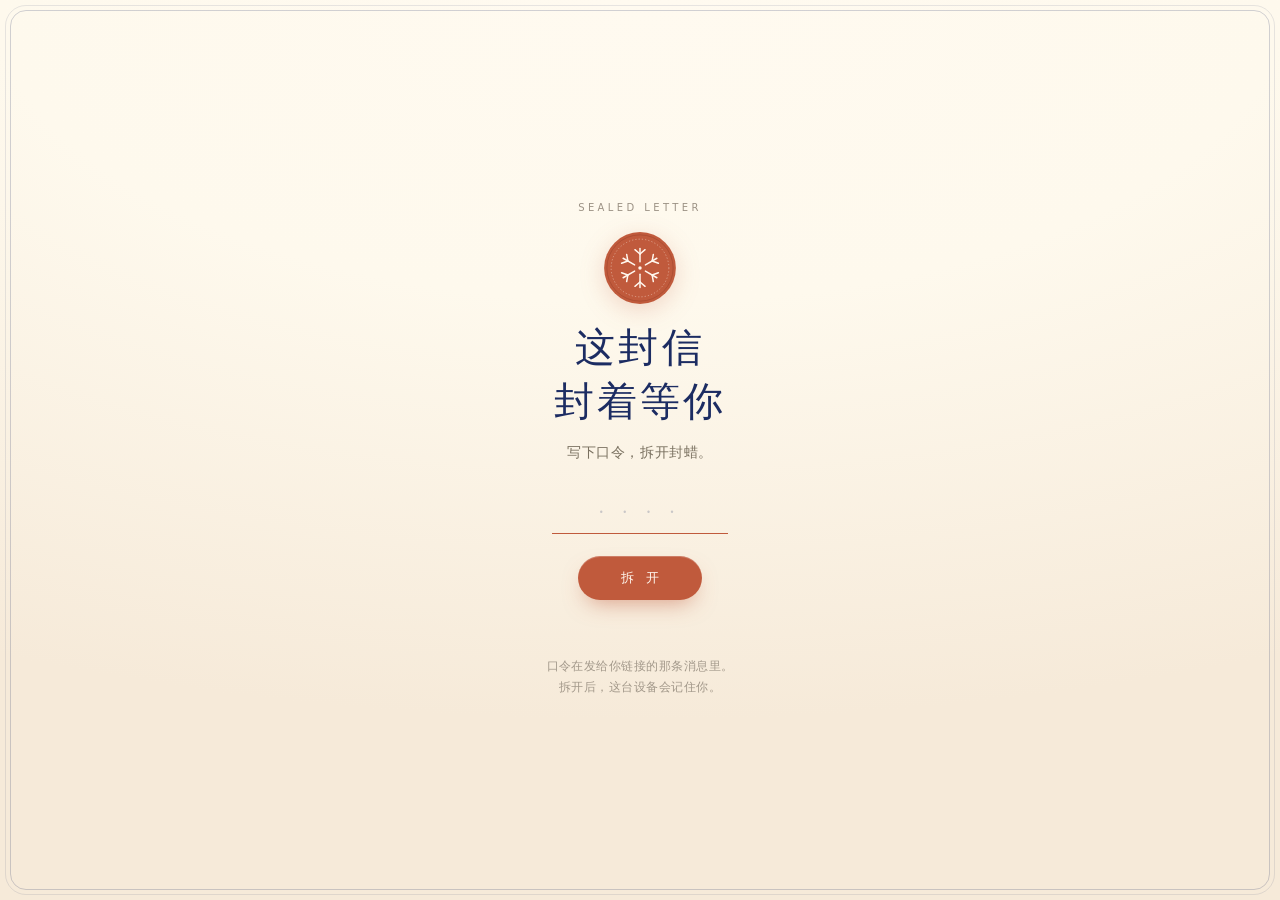
<file: index.html>
<!doctype html>
<html lang="zh-CN">
<head>
  <meta charset="utf-8"><meta name="viewport" content="width=device-width, initial-scale=1, viewport-fit=cover">
  <meta http-equiv="Content-Security-Policy" content="default-src 'self'; script-src 'self'; style-src 'self' 'unsafe-inline'; font-src 'self'; img-src 'self' data:; object-src 'none'; base-uri 'none'; form-action 'none'">
  <script src="./pre.js"></script>
  <meta name="robots" content="noindex, nofollow, noarchive">
  <meta name="theme-color" content="#fef9ed">
  <link rel="icon" href="data:,">
  <title>一封封着的信</title>
  <link rel="stylesheet" href="./lock.css">
</head>
<body>
  <div class="frame" aria-hidden="true"></div>
  <main class="lock">
    <div class="paper">
      <p class="eyebrow">SEALED LETTER</p>
      <svg class="seal" viewBox="0 0 100 100" aria-hidden="true">
        <circle cx="50" cy="50" r="46" fill="#c05a3c"/>
        <circle cx="50" cy="50" r="42.5" fill="none" stroke="#a84a30" stroke-width="1"/>
        <circle cx="50" cy="50" r="37" fill="none" stroke="#f6ded2" stroke-width="0.6" stroke-dasharray="1.6 2.6"/>
        <g transform="translate(50 50)" stroke="#fff7ee" stroke-width="1.9" stroke-linecap="round">
          <g transform="rotate(0)"><line x1="0" y1="-8" x2="0" y2="-25"/><line x1="0" y1="-18" x2="-6.5" y2="-23.5"/><line x1="0" y1="-18" x2="6.5" y2="-23.5"/></g>
          <g transform="rotate(60)"><line x1="0" y1="-8" x2="0" y2="-25"/><line x1="0" y1="-18" x2="-6.5" y2="-23.5"/><line x1="0" y1="-18" x2="6.5" y2="-23.5"/></g>
          <g transform="rotate(120)"><line x1="0" y1="-8" x2="0" y2="-25"/><line x1="0" y1="-18" x2="-6.5" y2="-23.5"/><line x1="0" y1="-18" x2="6.5" y2="-23.5"/></g>
          <g transform="rotate(180)"><line x1="0" y1="-8" x2="0" y2="-25"/><line x1="0" y1="-18" x2="-6.5" y2="-23.5"/><line x1="0" y1="-18" x2="6.5" y2="-23.5"/></g>
          <g transform="rotate(240)"><line x1="0" y1="-8" x2="0" y2="-25"/><line x1="0" y1="-18" x2="-6.5" y2="-23.5"/><line x1="0" y1="-18" x2="6.5" y2="-23.5"/></g>
          <g transform="rotate(300)"><line x1="0" y1="-8" x2="0" y2="-25"/><line x1="0" y1="-18" x2="-6.5" y2="-23.5"/><line x1="0" y1="-18" x2="6.5" y2="-23.5"/></g>
        </g>
        <circle cx="50" cy="50" r="2.2" fill="#fff7ee"/>
      </svg>
      <h1>这封信<br>封着等你</h1>
      <p class="sub">写下口令，拆开封蜡。</p>

      <div class="entry">
        <label for="code" class="sr">口令</label>
        <input id="code" type="text" inputmode="numeric" maxlength="12" placeholder="· · · ·"
               autocomplete="off" autocapitalize="off" autocorrect="off" spellcheck="false" aria-describedby="err">
        <button type="button" id="open">拆 开</button>
      </div>

      <p id="err" class="err" role="status" aria-live="polite"></p>
      <p class="hint">口令在发给你链接的那条消息里。<br>拆开后，这台设备会记住你。</p>
    </div>
  </main>
  <noscript>这封信需要开启 JavaScript 才能拆开。</noscript>
  <script src="./unlock.js"></script>
</body>
</html>
</file>
<file: lock.css>
:root{
  --ink:#1c2c62;
  --cream:#fef9ed;
  --amber:#fec07a;
  --brick:#c05a3c;
}
*{box-sizing:border-box;}
html,body{height:100%;}
body{
  margin:0;
  background:
    radial-gradient(120% 80% at 50% 0%, #fffaf0 0%, var(--cream) 42%, #f6ead9 100%);
  color:var(--ink);
  font-family:"Songti SC","Songti TC","STSong","Noto Serif CJK SC","Noto Serif SC","Source Han Serif SC","SimSun",serif;
  -webkit-font-smoothing:antialiased;
  overflow-x:hidden;
}
.frame{
  position:fixed;inset:10px;
  border:1px solid rgba(28,44,98,.20);
  border-radius:16px;
  outline:1px solid rgba(28,44,98,.10);outline-offset:4px;
  pointer-events:none;
}
.lock{
  min-height:100dvh;
  display:grid;place-items:center;
  padding:34px 26px calc(34px + env(safe-area-inset-bottom));
  text-align:center;
}
.paper{width:100%;max-width:340px;animation:in .7s cubic-bezier(.2,.8,.2,1) both;}
@keyframes in{from{opacity:0;transform:translateY(10px);}to{opacity:1;transform:none;}}

.eyebrow{
  margin:0;font-size:10px;letter-spacing:.34em;text-transform:uppercase;
  color:#9c9285;font-family:system-ui,-apple-system,"Segoe UI",sans-serif;
}
.seal{width:78px;height:78px;display:block;margin:16px auto 14px;filter:drop-shadow(0 6px 12px rgba(192,90,60,.22));}
h1{
  margin:0;font-size:clamp(30px,8.6vw,40px);line-height:1.36;
  letter-spacing:.08em;font-weight:500;color:var(--ink);
}
.sub{margin:12px 0 0;font-size:13.5px;line-height:1.7;color:#79705f;letter-spacing:.04em;}

.entry{margin-top:26px;}
input#code{
  width:176px;padding:10px 0 9px;
  border:0;border-bottom:1px solid rgba(28,44,98,.30);
  background:transparent;text-align:center;
  font-size:20px;letter-spacing:.42em;color:var(--ink);
  font-family:inherit;outline:none;
  transition:border-color .2s;
  -webkit-appearance:none;
}
input#code:focus{border-bottom-color:var(--brick);}
input#code::placeholder{color:rgba(28,44,98,.22);letter-spacing:.34em;}
input#code.ghost{color:rgba(28,44,98,.35);}

#open{
  display:block;margin:22px auto 0;
  padding:13px 40px;border:0;border-radius:999px;
  background:var(--brick);color:#fff7ee;
  font-family:inherit;font-size:13px;letter-spacing:.30em;text-indent:.30em;
  cursor:pointer;
  box-shadow:0 10px 22px -8px rgba(192,90,60,.55),inset 0 1px 0 rgba(255,255,255,.22);
  transition:transform .16s ease,box-shadow .2s;
}
#open:active{transform:translateY(1px) scale(.985);box-shadow:0 4px 12px -6px rgba(192,90,60,.5);}
#open[disabled]{opacity:.55;cursor:default;box-shadow:none;}

.err{
  min-height:20px;margin:14px 0 0;
  font-size:12.5px;color:var(--brick);letter-spacing:.06em;
}
.hint{
  margin:22px 0 0;font-size:11.5px;line-height:1.85;color:#a2988a;letter-spacing:.04em;
}
.sr{
  position:absolute;width:1px;height:1px;overflow:hidden;clip:rect(0 0 0 0);white-space:nowrap;
}
.shake{animation:sh .42s cubic-bezier(.36,.07,.19,.97) both;}
@keyframes sh{
  10%,90%{transform:translateX(-2px);}
  20%,80%{transform:translateX(3px);}
  30%,50%,70%{transform:translateX(-5px);}
  40%,60%{transform:translateX(5px);}
}
.fade{animation:fo .55s ease forwards;}
@keyframes fo{to{opacity:0;}}
noscript{display:block;padding:20px;text-align:center;color:#79705f;font-size:13px;}
</file>
<file: fonts.css>
@font-face{font-family:"Long Cang";font-style:normal;font-weight:400 600;font-display:swap;src:url(./234cbf2bae3488a7-s.woff2) format("woff2");unicode-range:u+00??,u+0131,u+0152-0153,u+02bb-02bc,u+02c6,u+02da,u+02dc,u+0304,u+0308,u+0329,u+2000-206f,u+20ac,u+2122,u+2191,u+2193,u+2212,u+2215,u+feff,u+fffd}
@font-face{font-family:"Long Cang";font-style:normal;font-weight:400 600;font-display:swap;src:url(./918c4cae1b4df1b0-s.woff2) format("woff2");unicode-range:u+9e30-9e33,u+9e35-9e3b,u+9e3e,u+9e40-9e44,u+9e46-9e4e,u+9e51,u+9e53,u+9e55-9e58,u+9e5a-9e5c,u+9e5e-9e63,u+9e66-9e6e,u+9e71,u+9e73,u+9e75,u+9e78-9e79,u+9e7c-9e7e,u+9e82,u+9e86-9e88,u+9e8b-9e8c,u+9e90-9e91,u+9e93,u+9e95,u+9e97,u+9e9d,u+9ea4-9ea5,u+9ea9-9eaa,u+9eb4-9eb5,u+9eb8-9eba,u+9ebc-9ebf,u+9ec3,u+9ec9,u+9ecd,u+9ed0,u+9ed2-9ed3,u+9ed5-9ed6,u+9ed9,u+9edc-9edd,u+9edf-9ee0,u+9ee2,u+9ee5,u+9ee7-9eea,u+9eef,u+9ef1,u+9ef3-9ef4,u+9ef6,u+9ef9,u+9efb-9efc,u+9efe,u+9f0b,u+9f0d,u+9f10,u+9f14,u+9f17,u+9f19,u+9f22,u+9f29,u+9f2c,u+9f2f,u+9f31,u+9f37,u+9f39,u+9f3d-9f3e,u+9f41,u+9f4a-9f4b,u+9f51-9f52,u+9f61-9f63,u+9f66-9f67,u+9f80-9f81}
@font-face{font-family:"Long Cang";font-style:normal;font-weight:400 600;font-display:swap;src:url(./746707c3ab5d710a-s.woff2) format("woff2");unicode-range:u+10c,u+627-629,u+639,u+644,u+64a,u+203b,u+2265,u+2463,u+2573,u+25b2,u+3448-3449,u+4e1e,u+4e5e,u+4f3a,u+4f5f,u+4fea,u+5026,u+508d,u+516e,u+5189,u+5254,u+5288,u+52d8,u+52fa,u+5306,u+5308,u+5364,u+5384,u+53ed,u+543c,u+5450,u+5455,u+5466,u+54c4,u+5578,u+55a7,u+561f,u+5631,u+572d,u+575f,u+57ae,u+57e0,u+5830,u+594e,u+5984,u+5993,u+5bdd,u+5c0d,u+5c7f,u+5c82,u+5e62,u+5ed3,u+5f08,u+607a,u+60bc,u+625b,u+6292,u+62e2,u+6363,u+6467,u+6714,u+675e,u+6771,u+67a2,u+67ff,u+6805,u+68a7,u+68e0,u+6930,u+6986,u+69a8,u+69df,u+6a44,u+6a5f,u+6c13,u+6c1f,u+6c22,u+6c2f,u+6c40,u+6c81,u+6c9b,u+6ca5,u+6da4,u+6df3,u+6e85,u+6eba,u+6ed5,u+6f13,u+6f33,u+6f62,u+715e,u+72c4,u+73d1,u+7405,u+7487,u+7578,u+75a4,u+75eb,u+7693,u+7738,u+7741,u+776b,u+7792,u+77a7,u+77a9,u+77b3,u+788c,u+7984,u+79a7,u+79e4,u+7a1a,u+7a57,u+7aa6,u+7b0b,u+7b5d,u+7c27,u+7c7d,u+7caa,u+7cd9,u+7cef,u+7eda,u+7ede,u+7f24,u+803f,u+8046,u+80fa,u+81fb,u+8207,u+8258,u+8335,u+8339,u+8354,u+840e,u+85b0,u+85fb,u+8695,u+86aa,u+8717,u+8749,u+874c,u+8996,u+89bd,u+89c5,u+8bdb,u+8bf5,u+8c5a,u+8cec,u+8d3f,u+8d9f,u+8e44,u+8fed,u+9005,u+9019,u+9082,u+90af,u+90dd,u+90e1,u+90f8,u+916f,u+9176,u+949e,u+94a7,u+94c2,u+9525,u+9580,u+95dc,u+96e2,u+96fb,u+9704,u+9a7c,u+9a7f,u+9b41,u+9ca8,u+9cc4,u+9cde,u+9e92,u+9ede,u+9f9a,u+e60b,u+e610,u+ff10,u+ff13,u+ff3b,u+ff3d,u+f012b}
@font-face{font-family:"Long Cang";font-style:normal;font-weight:400 600;font-display:swap;src:url(./19642129b43d4d28-s.woff2) format("woff2");unicode-range:u+60,u+631,u+2606,u+3014-3015,u+309c,u+33a1,u+4e52,u+4ec6,u+4f86,u+4f8d,u+4fde,u+4fef,u+500b,u+502a,u+515c,u+518a,u+51a5,u+51f3,u+5243,u+52c9,u+52d5,u+53a2,u+53ee,u+54ce,u+54fa,u+54fc,u+5580,u+5587,u+563f,u+56da,u+5792,u+5815,u+5960,u+59d7,u+5b78,u+5b9b,u+5be1,u+5c4e,u+5c51,u+5c6f,u+5c9a,u+5cfb,u+5d16,u+5ed6,u+5f27,u+5f6a,u+609a,u+60df,u+6168,u+61c8,u+6236,u+62f1,u+62fd,u+631a,u+6328,u+632b,u+6346,u+638f,u+63a0,u+63c9,u+655e,u+6590,u+6615,u+6627,u+66ae,u+66e6,u+66f0,u+67da,u+67ec,u+6813,u+6816,u+6869,u+6893,u+68ad,u+68f5,u+6977,u+6984,u+69db,u+6b72,u+6bb7,u+6ce3,u+6cfb,u+6d47,u+6da1,u+6dc4,u+6e43,u+6eaf,u+6eff,u+6f8e,u+7011,u+7063,u+7076,u+7096,u+70ba,u+70db,u+70ef,u+7119-711a,u+7172,u+718f,u+7194,u+727a,u+72d9,u+72ed,u+7325,u+73ae,u+73ba,u+73c0,u+73fe,u+7410,u+7426,u+7455,u+7554,u+7576,u+75ae,u+75b9,u+762b,u+766b,u+7682,u+7750,u+7779,u+7784,u+77eb,u+77ee,u+78f7,u+79e9,u+7a79,u+7b1b,u+7b28,u+7bf7,u+7db2,u+7ec5,u+7eee,u+7f14,u+7f1a,u+7fe1,u+8087,u+809b,u+81b3,u+8231,u+830e,u+835f,u+83e9,u+849c,u+851a,u+868a,u+8718,u+874e,u+8822,u+8910,u+8944,u+8a3b,u+8bb6,u+8bbc,u+8e72,u+8f9c,u+900d,u+904b,u+904e,u+9063,u+90a2,u+90b9,u+9119,u+94f2,u+952f,u+9576-9577,u+9593,u+95f8,u+961c,u+969b,u+96a7,u+96c1,u+9716,u+9761,u+97ad,u+97e7,u+98a4,u+997a,u+9a73,u+9b44,u+9e3d,u+9ecf,u+9ed4,u+ff11-ff12,u+fffd}
@font-face{font-family:"Long Cang";font-style:normal;font-weight:400 600;font-display:swap;src:url(./53be129ca3436042-s.woff2) format("woff2");unicode-range:u+5e,u+2190,u+250a,u+25bc,u+25cf,u+4e56,u+4ea9,u+4f3d,u+4f6c,u+4f88,u+4fa8,u+4fcf,u+5029,u+5188,u+51f9,u+5203,u+524a,u+5256,u+529d,u+5375,u+53db,u+541f,u+5435,u+5457,u+548b,u+54c7,u+54d4,u+54e9,u+556a,u+5589,u+55bb,u+55e8,u+55ef,u+563b,u+566a,u+576a,u+58f9,u+598d,u+599e,u+59a8,u+5a9b,u+5ae3,u+5bb0,u+5bde,u+5c4c,u+5c60,u+5d1b,u+5deb,u+5df7,u+5e18,u+5f26,u+5f64,u+601c,u+6084,u+60e9,u+614c,u+6208,u+621a,u+6233,u+6254,u+62d8,u+62e6,u+62ef,u+6323,u+632a,u+633d,u+6361,u+6405,u+640f,u+6614,u+6642,u+6657,u+67a3,u+6808,u+683d,u+6850,u+6897,u+68b3,u+68b5,u+68d5,u+6a58,u+6b47,u+6b6a,u+6c28,u+6c90,u+6ca7,u+6cf5,u+6d51,u+6da9,u+6dc7,u+6dd1,u+6e0a,u+6e5b,u+6e9c,u+6f47,u+6f6d,u+70ad,u+70f9,u+710a,u+7130,u+71ac,u+745f,u+7476,u+7490,u+7529,u+7538,u+75d2,u+7696,u+76b1,u+76fc,u+777f,u+77dc,u+789f,u+795b,u+79bd,u+79c9,u+7a3b,u+7a46,u+7aa5,u+7ad6,u+7ca5,u+7cb9,u+7cdf,u+7d6e,u+7f06,u+7f38,u+7fa1,u+7fc1,u+8015,u+803b,u+80a2,u+80aa,u+8116,u+813e,u+82bd,u+8305,u+8328,u+8346,u+846c,u+8549,u+859b,u+8611,u+8680,u+87f9,u+884d,u+8877,u+888d,u+88d4,u+898b,u+8a79,u+8a93,u+8c05,u+8c0d,u+8c26,u+8d1e,u+8d31,u+8d81,u+8e22,u+8e81,u+8f90,u+8f96,u+90ca,u+916c,u+917f,u+9187,u+918b,u+9499,u+94a9,u+9524,u+9540,u+958b,u+9600,u+9640,u+96b6,u+96c7,u+96ef,u+98d9,u+9976,u+997f,u+9a74,u+9a84,u+9c8d,u+9e26,u+9e9f,u+ad6d,u+c5b4,u+d55c,u+ff0f}
@font-face{font-family:"Long Cang";font-style:normal;font-weight:400 600;font-display:swap;src:url(./c759a6691a76314e-s.woff2) format("woff2");unicode-range:u+b0,u+2191,u+2460-2461,u+25c6,u+300e-300f,u+4e1b,u+4e7e,u+4ed5,u+4ef2,u+4f10,u+4f1e,u+4f50,u+4fa6,u+4faf,u+5021,u+50f5,u+5179,u+5180,u+51d1,u+522e,u+52a3,u+52c3,u+52cb,u+5300,u+5319,u+5320,u+5349,u+5395,u+53d9,u+541e,u+5428,u+543e,u+54b1,u+54c0,u+54d2,u+570b,u+5858,u+58f6,u+5974,u+59a5,u+59e8,u+59ec,u+5a36,u+5a9a,u+5ab3,u+5b99,u+5baa,u+5ce1,u+5d14,u+5d4c,u+5dc5,u+5de2,u+5e99,u+5e9e,u+5f18,u+5f66,u+5f70,u+6070,u+60d5,u+60e7,u+6101,u+611a,u+61be,u+6241,u+6252,u+626f,u+6296,u+62bc,u+62cc,u+6380,u+63a9,u+644a,u+6454,u+64a9,u+64b8,u+6500,u+6572,u+65a5,u+65a9,u+65ec,u+660f,u+6749,u+6795,u+67ab,u+68da,u+6912,u+6bbf,u+6bef,u+6cab,u+6cca,u+6ccc,u+6cfc,u+6d3d,u+6d78,u+6dee,u+6e17,u+6e34,u+6e83,u+6ea2,u+6eb6,u+6f20,u+6fa1,u+707f,u+70d8,u+70eb,u+714c,u+714e,u+7235,u+7239,u+73ca,u+743c,u+745c,u+7624,u+763e,u+76f2,u+77db,u+77e9,u+780d,u+7838,u+7845,u+78ca,u+796d,u+7a84,u+7aed,u+7b3c,u+7eb2,u+7f05,u+7f20,u+7f34,u+7f62,u+7fc5,u+7fd8,u+7ff0,u+800d,u+8036,u+80ba,u+80be,u+80c0-80c1,u+8155,u+817a,u+8180,u+81e3,u+8206,u+8247,u+8270,u+8299,u+82ad,u+8304,u+8393,u+83b9,u+840d,u+8427,u+8469,u+8471,u+84c4,u+84ec,u+853d,u+8681-8682,u+8721,u+8854,u+88d5,u+88f9,u+8bc0,u+8c0a,u+8c29,u+8c2d,u+8d41,u+8dea,u+8eb2,u+8f9f,u+903b,u+903e,u+9102,u+9493,u+94a5,u+94f8,u+95f7,u+9706,u+9709,u+9774,u+98a0,u+9e64,u+9f9f,u+e603}
@font-face{font-family:"Long Cang";font-style:normal;font-weight:400 600;font-display:swap;src:url(./6fdcfa50c6ce8619-s.woff2) format("woff2");unicode-range:u+200b,u+2103,u+4e18,u+4e27-4e28,u+4e38,u+4e59,u+4e8f,u+4ead,u+4ec7,u+4fe9,u+503a,u+5085,u+5146,u+51af,u+51f8,u+52ab,u+5339,u+535c,u+5378,u+538c,u+5398,u+53f9,u+5415,u+5475,u+54aa,u+54ac,u+54b8,u+5582,u+5760,u+5764,u+57cb,u+5835,u+5885,u+5951,u+5983,u+59da,u+5a77,u+5b5d,u+5b5f,u+5bb5,u+5bc2,u+5be8,u+5bfa,u+5c2c,u+5c34,u+5c41,u+5c48,u+5c65,u+5cad,u+5e06,u+5e42,u+5ef7,u+5f17,u+5f25,u+5f6d,u+5f79,u+6028,u+6064,u+6068,u+606d,u+607c,u+6094,u+6109,u+6124,u+6247,u+626d,u+6291,u+629a,u+62ac,u+62b9,u+62fe,u+6324,u+6349,u+6367,u+6398,u+6495,u+64a4,u+64b0,u+64bc,u+64ce,u+658c,u+65ed,u+6602,u+6674,u+6691,u+66a8,u+674f,u+679a,u+67ef,u+67f4,u+680b,u+6876,u+68a8,u+6a59,u+6a61,u+6b20,u+6bc5,u+6d12,u+6d46,u+6d8c,u+6dc0,u+6e14,u+6e23,u+6f06,u+7164,u+716e,u+7199,u+71e5,u+72ac,u+742a,u+755c,u+75ab,u+75b2,u+75f4,u+7897,u+78b3,u+78c5,u+7978,u+79fd,u+7a74,u+7b4b,u+7b5b,u+7ece,u+7ed2,u+7ee3,u+7ef3,u+7f50,u+7f55,u+7f9e,u+7fe0,u+809d,u+8106,u+814a,u+8154,u+817b,u+818f,u+81c2,u+81ed,u+821f,u+82a6,u+82d1,u+8302,u+83c7,u+83ca,u+845b,u+848b,u+84c9,u+85e4,u+86ee,u+8700,u+8774,u+8881,u+8c1c,u+8c79,u+8d2a,u+8d3c,u+8eba,u+8f70,u+8fa9,u+8fb1,u+900a,u+9017,u+901d,u+9022,u+906e,u+946b,u+94dd,u+94ed,u+953b,u+95ef,u+95fa,u+95fd,u+96c0,u+971e,u+9753,u+9756,u+97e6,u+9881,u+9887,u+9b4f,u+9e2d,u+9f0e,u+e601-e602,u+e604-e605,u+ff5c}
@font-face{font-family:"Long Cang";font-style:normal;font-weight:400 600;font-display:swap;src:url(./9276830f8e823d7e-s.woff2) format("woff2");unicode-range:u+24,u+4e08,u+4e43,u+4e4f,u+4ef0,u+4f2a,u+507f,u+50ac,u+50bb,u+5151,u+51bb,u+51f6,u+51fd,u+5272,u+52fe,u+5362,u+53c9,u+53d4,u+53e0,u+543b,u+54f2,u+5507,u+5524,u+558a,u+55b5,u+561b,u+56ca,u+5782,u+57c3,u+5893,u+5915,u+5949,u+5962,u+59ae,u+59dc,u+59fb,u+5bd3,u+5c38,u+5cb3,u+5d07,u+5d29,u+5de1,u+5dfe,u+5e15,u+5eca,u+5f2f,u+5f7c,u+5fcc,u+6021,u+609f,u+60f9,u+6108,u+6148,u+6155,u+6170,u+61d2,u+6251,u+629b,u+62ab,u+62e8,u+62f3,u+6321,u+6350,u+6566,u+659c,u+65e8,u+6635,u+6655,u+6670,u+66f9,u+6734,u+679d,u+6851,u+6905,u+6b49,u+6b96,u+6c1b,u+6c41,u+6c6a,u+6c83,u+6cf3,u+6d9b,u+6dcb,u+6e1d,u+6e20-6e21,u+6eaa,u+6ee4,u+6ee9,u+6f58,u+70e4,u+722c,u+7262,u+7267,u+72b9,u+72e0,u+72ee,u+72f1,u+7334,u+73ab,u+7433,u+7470,u+758f,u+75d5,u+764c,u+7686,u+76c6,u+76fe,u+7720,u+77e2,u+7802,u+7816,u+788d,u+7891,u+7a00,u+7a9d,u+7b52,u+7bad,u+7c98,u+7cca,u+7eba,u+7eea,u+7ef5,u+7f1d,u+7f69,u+806a,u+809a,u+80bf,u+80c3,u+81c0,u+820c,u+82ac,u+82af,u+82cd,u+82d7,u+838e,u+839e,u+8404,u+84b8,u+852c,u+8587,u+8650,u+8679,u+86c7,u+8702,u+87ba,u+886b-886c,u+8870,u+8c10,u+8c23,u+8c6b,u+8d3e,u+8d4b-8d4c,u+8d64,u+8d6b,u+8d74,u+8e29,u+8f69,u+8f74,u+8fb0,u+8fdf,u+901b,u+9038,u+9093,u+9171,u+9489,u+94ae,u+94c3,u+9508,u+9510,u+9601,u+9614,u+964c,u+9675,u+971c,u+97f5,u+9888,u+98d8,u+9971,u+9aa4,u+9e3f,u+9e45,u+9e4f,u+9e70,u+9f7f,u+e715}
@font-face{font-family:"Long Cang";font-style:normal;font-weight:400 600;font-display:swap;src:url(./3d49d565f8ca6f44-s.woff2) format("woff2");unicode-range:u+a5,u+2192,u+2605,u+4e11,u+4e22,u+4e32,u+4f0d,u+4f0f,u+4f69,u+4ff1,u+50b2,u+5154,u+51dd,u+51f0,u+5211,u+5269,u+533f,u+5366-5367,u+5389,u+5413,u+5440,u+5446,u+5561,u+574a,u+5751,u+57ab,u+5806,u+5821,u+582a,u+58f3,u+5938,u+5948,u+5978,u+59d1,u+5a03,u+5a07,u+5ac1,u+5acc,u+5ae9,u+5bb4,u+5bc4,u+5c3f,u+5e3d,u+5e7d,u+5f92,u+5faa,u+5fe0,u+5ffd,u+6016,u+60a0,u+60dc,u+60e8,u+614e,u+6212,u+6284,u+62c6,u+62d3-62d4,u+63f4,u+642c,u+6478,u+6491-6492,u+64e6,u+6591,u+65a4,u+664b,u+6735,u+6746,u+67f1,u+67f3,u+6842,u+68af,u+68c9,u+68cb,u+6a31,u+6b3a,u+6bc1,u+6c0f,u+6c27,u+6c57,u+6cc4,u+6ce5,u+6d2a,u+6d66,u+6d69,u+6daf,u+6e58,u+6ecb,u+6ef4,u+707e,u+7092,u+70ab,u+71d5,u+7275,u+7384,u+73b2,u+7434,u+74e6,u+74f7,u+75bc,u+76c8,u+76d0,u+7709,u+77ac,u+7855,u+78a7,u+78c1,u+7a77,u+7b79,u+7c92,u+7cae,u+7cd5,u+7ea4,u+7eb5,u+7ebd,u+7f5a,u+7fd4,u+7ffc,u+8083,u+8096,u+80a0,u+80d6,u+80de,u+8102,u+8109,u+810f,u+8179,u+8292,u+82b3,u+8352,u+8361,u+83cc,u+841d,u+8461,u+8482,u+8521,u+857e,u+85aa,u+866b,u+8776,u+8896,u+889c,u+88f8,u+8a9e,u+8bc8,u+8bf8,u+8c0b,u+8c28,u+8d2b,u+8d2f,u+8d37,u+8d3a,u+8d54,u+8dc3,u+8dcc,u+8df5,u+8e0f,u+8e48,u+8f86,u+8f88,u+8f9e,u+8fc1,u+8fc8,u+8feb,u+9065,u+90a6,u+90aa,u+90bb,u+90c1,u+94dc,u+9521,u+9676,u+96d5,u+970d,u+9897,u+997c,u+9a70,u+9a76,u+9a9a,u+9ad4,u+9e23,u+9e7f,u+9f3b,u+e675,u+e6b9,u+ffe5}
@font-face{font-family:"Long Cang";font-style:normal;font-weight:400 600;font-display:swap;src:url(./028c5ab4910e9520-s.woff2) format("woff2");unicode-range:u+300c-300d,u+4e54,u+4e58,u+4e95,u+4ec1,u+4f2f,u+4f38,u+4fa3,u+4fca,u+503e,u+5141,u+5144,u+517c,u+51cc,u+51ed,u+5242,u+52b2,u+52d2,u+52e4,u+540a,u+5439,u+5448,u+5496,u+54ed,u+5565,u+5761,u+5766,u+58ee,u+593a,u+594b,u+594f,u+5954,u+5996,u+59c6,u+59ff,u+5b64,u+5bff,u+5c18,u+5c1d,u+5c97,u+5ca9,u+5cb8,u+5e9f,u+5ec9,u+5f04,u+5f7b,u+5fa1,u+5fcd,u+6012,u+60a6,u+60ac,u+60b2,u+60ef,u+626e,u+6270,u+6276,u+62d6,u+62dc,u+6316,u+632f,u+633a,u+6355,u+63aa,u+6447,u+649e,u+64c5,u+654c,u+65c1,u+65cb,u+65e6,u+6606,u+6731,u+675c,u+67cf,u+67dc,u+6846,u+6b8b,u+6beb,u+6c61,u+6c88,u+6cbf,u+6cdb,u+6cea,u+6d45,u+6d53,u+6d74,u+6d82,u+6da8,u+6db5,u+6deb,u+6eda,u+6ee8,u+6f0f,u+706d,u+708e,u+70ae,u+70bc,u+70c2,u+70e6,u+7237-7238,u+72fc,u+730e,u+731b,u+739b,u+73bb,u+7483,u+74dc,u+74f6,u+7586,u+7626,u+775b,u+77ff,u+788e,u+78b0,u+7956,u+7965,u+79e6,u+7af9,u+7bee,u+7c97,u+7eb1,u+7eb7,u+7ed1,u+7ed5,u+7f6a,u+7f72,u+7fbd,u+8017,u+808c,u+80a9,u+80c6,u+80ce,u+8150,u+8170,u+819c,u+820d,u+8230,u+8239,u+827e,u+8377,u+8389,u+83b2,u+8428,u+8463,u+867e,u+88c2,u+88d9,u+8986,u+8bca,u+8bde,u+8c13,u+8c8c,u+8d21,u+8d24,u+8d56,u+8d60,u+8d8b,u+8db4,u+8e2a,u+8f68,u+8f89,u+8f9b,u+8fa8,u+8fbd,u+9003,u+90ce,u+90ed,u+9189,u+94bb,u+9505,u+95f9,u+963b,u+9655,u+966a,u+9677,u+96fe,u+9896,u+99a8,u+9a71,u+9a82,u+9a91,u+9b45,u+9ece,u+9f20,u+feff,u+ff0d}
@font-face{font-family:"Long Cang";font-style:normal;font-weight:400 600;font-display:swap;src:url(./80b8f57240e45018-s.woff2) format("woff2");unicode-range:u+4e4c,u+4e88,u+4ea1,u+4ea6,u+4ed3-4ed4,u+4eff,u+4f30,u+4fa7,u+4fc4,u+4fd7,u+500d,u+504f,u+5076-5077,u+517d,u+5192,u+51c9,u+51ef,u+5238,u+5251,u+526a,u+52c7,u+52df,u+52ff,u+53a6,u+53a8,u+53ec,u+5410,u+559d,u+55b7,u+5634,u+573e,u+5783,u+585e,u+586b,u+58a8,u+5999,u+59d3,u+5a1c,u+5a46,u+5b54-5b55,u+5b85,u+5b8b,u+5b8f,u+5bbf,u+5bd2,u+5c16,u+5c24,u+5e05,u+5e45,u+5e7c,u+5e84,u+5f03,u+5f1f,u+5f31,u+5f84,u+5f90,u+5fbd,u+5fc6,u+5fd9,u+5fe7,u+6052,u+6062,u+6089,u+60a3,u+60d1,u+6167,u+622a,u+6234,u+624e,u+6269,u+626c,u+62b5,u+62d2,u+6325,u+63e1,u+643a,u+6446,u+6562,u+656c,u+65e2,u+65fa,u+660c,u+6628,u+6652,u+6668,u+6676,u+66fc,u+66ff,u+6717,u+676d,u+67aa,u+67d4,u+6843,u+6881,u+68d2,u+695a,u+69fd,u+6a2a,u+6b8a,u+6c60,u+6c64,u+6c9f,u+6caa,u+6cc9,u+6ce1,u+6cfd,u+6d1b,u+6d1e,u+6d6e,u+6de1,u+6e10,u+6e7f,u+6f5c,u+704c,u+7070,u+7089,u+70b8,u+718a,u+71c3,u+723d,u+732a,u+73cd,u+7518,u+756a,u+75af,u+75be,u+75c7,u+76d2,u+76d7,u+7763,u+78e8,u+795d,u+79df,u+7c4d,u+7d2f,u+7ee9,u+7f13,u+7f8a,u+8000,u+8010,u+80af,u+80f6,u+80f8,u+8212,u+8273,u+82f9,u+83ab,u+83b1,u+83f2,u+8584,u+871c,u+8861,u+888b,u+88c1,u+88e4,u+8bd1,u+8bf1,u+8c31,u+8d5a,u+8d75-8d76,u+8de8,u+8f85,u+8fa3,u+8fc5,u+9006,u+903c,u+904d,u+9075,u+9178,u+9274,u+950b,u+9526,u+95ea,u+9636,u+9686,u+978b,u+987f,u+9a7e,u+9b42,u+9e1f,u+9ea6,u+9f13,u+9f84,u+ff5e}
@font-face{font-family:"Long Cang";font-style:normal;font-weight:400 600;font-display:swap;src:url(./c9c3ed88beb6cf6c-s.woff2) format("woff2");unicode-range:u+23,u+3d,u+4e01,u+4e39,u+4e73,u+4ecd,u+4ed9,u+4eea,u+4f0a,u+4f1f,u+4f5b,u+4fa0,u+4fc3,u+501f,u+50a8,u+515a,u+5175,u+51a0,u+51c0,u+51e1,u+51e4,u+5200,u+520a,u+5224,u+523a,u+52aa,u+52b1,u+52b3,u+5348,u+5353,u+5360,u+5371,u+5377,u+539a,u+541b,u+5434,u+547c,u+54e6,u+5510,u+5531,u+5609,u+56f0,u+56fa,u+5733,u+574f,u+5851,u+5854,u+5899,u+58c1,u+592e,u+5939,u+5976,u+5986,u+59bb,u+5a18,u+5a74,u+5b59,u+5b87,u+5b97,u+5ba0,u+5bab,u+5bbd-5bbe,u+5bf8,u+5c0a,u+5c3a,u+5c4a,u+5e16,u+5e1d,u+5e2d,u+5e8a,u+6015,u+602a,u+6050,u+6069,u+6162,u+61c2,u+6293,u+6297,u+62b1,u+62bd,u+62df,u+62fc,u+6302,u+635f,u+638c,u+63ed,u+6458,u+6469,u+6563,u+6620,u+6653,u+6696-6697,u+66dd,u+675f,u+676f-6770,u+67d0,u+67d3,u+684c,u+6865,u+6885,u+68b0,u+68ee,u+690d,u+6b23,u+6b32,u+6bd5,u+6c89,u+6d01,u+6d25,u+6d89,u+6da6,u+6db2,u+6df7,u+6ed1,u+6f02,u+70c8,u+70df,u+70e7,u+7126,u+7236,u+7259,u+731c,u+745e,u+74e3,u+751a,u+751c,u+7532,u+7545,u+75db,u+7761,u+7a0d,u+7b51,u+7ca4,u+7cd6,u+7d2b,u+7ea0,u+7eb9,u+7ed8,u+7f18,u+7f29,u+8033,u+804a,u+80a4-80a5,u+80e1,u+817f,u+829d,u+82e6,u+8336,u+840c,u+8499,u+864e,u+8651,u+865a,u+88ad,u+89e6,u+8bd7,u+8bfa,u+8c37,u+8d25,u+8d38,u+8ddd,u+8fea,u+9010,u+9012,u+906d,u+907f-9080,u+90d1,u+9177,u+91ca,u+94fa,u+9501,u+9634-9635,u+9694,u+9707,u+9738,u+9769,u+9a7b,u+9a97,u+9aa8,u+9b3c,u+9c81,u+9ed8}
@font-face{font-family:"Long Cang";font-style:normal;font-weight:400 600;font-display:swap;src:url(./61fa02d28941e439-s.woff2) format("woff2");unicode-range:u+26,u+3c,u+d7,u+4e4e,u+4e61,u+4e71,u+4ebf,u+4f26,u+5012,u+51ac,u+51b0,u+51b2,u+51b7,u+5218,u+521a,u+5220,u+5237,u+523b,u+526f,u+5385,u+53bf,u+53e5,u+53eb,u+53f3,u+53f6,u+5409,u+5438,u+54c8,u+54e5,u+552f,u+5584,u+5706,u+5723,u+5750,u+575a,u+5987-5988,u+59b9,u+59d0,u+59d4,u+5b88,u+5b9c,u+5bdf,u+5bfb,u+5c01,u+5c04,u+5c3e,u+5c4b,u+5c4f,u+5c9b,u+5cf0,u+5ddd,u+5de6,u+5de8,u+5e01,u+5e78,u+5e7b,u+5e9c,u+5ead,u+5ef6,u+5f39,u+5fd8,u+6000,u+6025,u+604b,u+6076,u+613f,u+6258,u+6263,u+6267,u+6298,u+62a2,u+62e5,u+62ec,u+6311,u+6377,u+6388-6389,u+63a2,u+63d2,u+641e,u+642d,u+654f,u+6551,u+6597,u+65cf,u+65d7,u+65e7,u+6682,u+66f2,u+671d,u+672b,u+6740,u+6751,u+6768,u+6811,u+6863,u+6982,u+6bd2,u+6cf0,u+6d0b,u+6d17,u+6d59,u+6dd8,u+6dfb,u+6e7e,u+6f6e,u+6fb3,u+706f,u+719f,u+72af,u+72d0,u+72d7,u+732b,u+732e,u+7389,u+73e0,u+7530,u+7687,u+76d6,u+76db,u+7840,u+786c,u+79cb,u+79d2,u+7a0e,u+7a33,u+7a3f,u+7a97,u+7ade-7adf,u+7b26,u+7e41,u+7ec3,u+7f3a,u+8089,u+80dc,u+811a,u+8131,u+8138,u+821e,u+8349,u+83dc,u+8457,u+867d,u+86cb,u+8a89,u+8ba8,u+8bad,u+8bef,u+8bfe,u+8c6a,u+8d1d,u+8d4f,u+8d62,u+8dd1,u+8df3,u+8f6e,u+8ff9,u+900f,u+9014,u+9057,u+9192,u+91ce,u+9488,u+94a2,u+9547,u+955c,u+95f2,u+9644,u+964d,u+96c4-96c5,u+96e8,u+96f6-96f7,u+9732,u+9759,u+9760,u+987a,u+989c,u+9910,u+996d-996e,u+9b54,u+9e21,u+9ebb,u+9f50}
@font-face{font-family:"Long Cang";font-style:normal;font-weight:400 600;font-display:swap;src:url(./d8cfd085064de26f-s.woff2) format("woff2");unicode-range:u+7e,u+2026,u+4e03,u+4e25,u+4e30,u+4e34,u+4e45,u+4e5d,u+4e89,u+4eae,u+4ed8,u+4f11,u+4f19,u+4f24,u+4f34,u+4f59,u+4f73,u+4f9d,u+4fb5,u+5047,u+505c,u+5170,u+519c,u+51cf,u+5267,u+5356,u+5374,u+5382,u+538b,u+53e6,u+5426,u+542b,u+542f,u+5462,u+5473,u+554a,u+5566,u+5708,u+571f,u+5757,u+57df,u+57f9,u+5802,u+590f,u+591c,u+591f,u+592b,u+5965,u+5979,u+5a01,u+5a5a,u+5b63,u+5b69,u+5b81,u+5ba1,u+5ba3,u+5c3c,u+5c42,u+5c81,u+5de7,u+5dee,u+5e0c,u+5e10,u+5e55,u+5e86,u+5e8f,u+5ea7,u+5f02,u+5f52,u+5f81,u+5ff5,u+60ca,u+60e0,u+6279,u+62c5,u+62ff,u+63cf,u+6444,u+64cd,u+653b,u+65bd,u+65e9,u+665a,u+66b4,u+66fe,u+6728,u+6742,u+677e,u+67b6,u+680f,u+68a6,u+68c0,u+699c,u+6b4c,u+6b66,u+6b7b,u+6bcd,u+6bdb,u+6c38,u+6c47,u+6c49,u+6cb3,u+6cb9,u+6ce2,u+6d32,u+6d3e,u+6d4f,u+6e56,u+6fc0,u+7075,u+7206,u+725b,u+72c2,u+73ed,u+7565,u+7591,u+7597,u+75c5,u+76ae,u+76d1,u+76df,u+7834,u+7968,u+7981,u+79c0,u+7a7f,u+7a81,u+7ae5,u+7b14,u+7c89,u+7d27,u+7eaf,u+7eb3,u+7eb8,u+7ec7,u+7ee7,u+7eff,u+7f57,u+7ffb,u+805a,u+80a1,u+822c,u+82cf,u+82e5,u+8363,u+836f,u+84dd,u+878d,u+8840,u+8857,u+8863,u+8865,u+8b66,u+8bb2,u+8bda,u+8c01,u+8c08,u+8c46,u+8d1f,u+8d35,u+8d5b,u+8d5e,u+8da3,u+8ddf,u+8f93,u+8fdd,u+8ff0,u+8ff7,u+8ffd,u+9000,u+9047,u+9152,u+949f,u+94c1,u+94f6,u+9646,u+9648,u+9669,u+969c,u+96ea,u+97e9,u+987b,u+987e,u+989d,u+9970,u+9986,u+9c7c,u+9c9c}
@font-face{font-family:"Long Cang";font-style:normal;font-weight:400 600;font-display:swap;src:url(./8839bfffcbafc689-s.woff2) format("woff2");unicode-range:u+25,u+4e14,u+4e1d,u+4e3d,u+4e49,u+4e60,u+4e9a,u+4eb2,u+4ec5,u+4efd,u+4f3c,u+4f4f,u+4f8b,u+4fbf,u+5019,u+5145,u+514b,u+516b,u+516d,u+5174,u+5178,u+517b,u+5199,u+519b,u+51b3,u+51b5,u+5207,u+5212,u+5219,u+521d,u+52bf,u+533b,u+5343,u+5347,u+534a,u+536b,u+5370,u+53e4,u+53f2,u+5403,u+542c,u+547d,u+54a8,u+54cd,u+54ea,u+552e,u+56f4,u+5747,u+575b,u+5883,u+589e,u+5931,u+5947,u+5956-5957,u+5a92,u+5b83,u+5ba4,u+5bb3,u+5bcc,u+5c14,u+5c1a,u+5c3d,u+5c40,u+5c45,u+5c5e,u+5df4,u+5e72,u+5e95,u+5f80,u+5f85,u+5fb7,u+5fd7,u+601d,u+626b,u+627f,u+62c9,u+62cd,u+6309,u+63a7,u+6545,u+65ad,u+65af,u+65c5,u+666e,u+667a,u+670b,u+671b,u+674e,u+677f,u+6781,u+6790,u+6797,u+6821,u+6838-6839,u+697c,u+6b27,u+6b62,u+6bb5,u+6c7d,u+6c99,u+6d4b,u+6d4e,u+6d6a,u+6e29,u+6e2f,u+6ee1,u+6f14,u+6f2b,u+72b6,u+72ec,u+7387,u+7533,u+753b,u+76ca,u+76d8,u+7701,u+773c,u+77ed,u+77f3,u+7814,u+793c,u+79bb,u+79c1,u+79d8,u+79ef,u+79fb,u+7a76,u+7b11,u+7b54,u+7b56,u+7b97,u+7bc7,u+7c73,u+7d20,u+7eaa,u+7ec8,u+7edd,u+7eed,u+7efc,u+7fa4,u+804c,u+8058,u+80cc,u+8111,u+817e,u+826f,u+8303,u+843d,u+89c9,u+89d2,u+8ba2,u+8bbf,u+8bc9,u+8bcd,u+8be6,u+8c22,u+8c61,u+8d22,u+8d26-8d27,u+8d8a,u+8f6f,u+8f7b,u+8f83,u+8f91,u+8fb9,u+8fd4,u+8fdc,u+9002,u+94b1,u+9519,u+95ed,u+961f,u+9632-9633,u+963f,u+968f-9690,u+96be,u+9876,u+9884,u+98de,u+9988,u+9999,u+9ec4,u+ff1b}
@font-face{font-family:"Long Cang";font-style:normal;font-weight:400 600;font-display:swap;src:url(./71f0775724c344ab-s.woff2) format("woff2");unicode-range:u+2b,u+40,u+3000,u+300a-300b,u+4e16,u+4e66,u+4e70,u+4e91-4e92,u+4e94,u+4e9b,u+4ec0,u+4eca,u+4f01,u+4f17-4f18,u+4f46,u+4f4e,u+4f9b,u+4fee,u+503c,u+5065,u+50cf,u+513f,u+5148,u+518d,u+51c6,u+51e0,u+5217,u+529e-529f,u+5341,u+534f,u+5361,u+5386,u+53c2,u+53c8,u+53cc,u+53d7-53d8,u+53ea,u+5404,u+5411,u+5417,u+5427,u+5468,u+559c,u+5668,u+56e0,u+56e2,u+56ed,u+5740,u+57fa,u+58eb,u+5904,u+592a,u+59cb,u+5a31,u+5b58,u+5b9d,u+5bc6,u+5c71,u+5dde,u+5df1,u+5e08,u+5e26,u+5e2e,u+5e93,u+5e97,u+5eb7,u+5f15,u+5f20,u+5f3a,u+5f62,u+5f69,u+5f88,u+5f8b,u+5fc5,u+600e,u+620f,u+6218,u+623f,u+627e,u+628a,u+62a4,u+62db,u+62e9,u+6307,u+6362,u+636e,u+64ad,u+6539,u+653f,u+6548,u+6574,u+6613,u+6625,u+663e,u+666f,u+672a,u+6750,u+6784,u+6a21,u+6b3e,u+6b65,u+6bcf,u+6c11,u+6c5f,u+6df1,u+706b,u+7167,u+724c,u+738b,u+73a9,u+73af,u+7403,u+7537,u+754c,u+7559,u+767d,u+7740,u+786e,u+795e,u+798f,u+79f0,u+7aef,u+7b7e,u+7bb1,u+7ea2,u+7ea6,u+7ec4,u+7ec6,u+7ecd,u+7edc,u+7ef4,u+8003,u+80b2,u+81f3-81f4,u+822a,u+827a,u+82f1,u+83b7,u+8425,u+89c2,u+89c8,u+8ba9,u+8bb8,u+8bc6,u+8bd5,u+8be2,u+8be5,u+8bed,u+8c03,u+8d23,u+8d2d,u+8d34,u+8d70,u+8db3,u+8fbe,u+8fce,u+8fd1,u+8fde,u+9001,u+901f-9020,u+90a3,u+914d,u+91c7,u+94fe,u+9500,u+952e,u+9605,u+9645,u+9662,u+9664,u+9700,u+9752,u+975e,u+97f3,u+9879,u+9886,u+98df,u+9a6c,u+9a8c,u+9ed1,u+9f99}
@font-face{font-family:"Long Cang";font-style:normal;font-weight:400 600;font-display:swap;src:url(./d171f072dd6fef50-s.woff2) format("woff2");unicode-range:u+4e,u+201c-201d,u+3010-3011,u+4e07,u+4e1c,u+4e24,u+4e3e,u+4e48,u+4e50,u+4e5f,u+4e8b-4e8c,u+4ea4,u+4eab-4eac,u+4ecb,u+4ece,u+4ed6,u+4ee3,u+4ef6-4ef7,u+4efb,u+4f20,u+4f55,u+4f7f,u+4fdd,u+505a,u+5143,u+5149,u+514d,u+5171,u+5177,u+518c,u+51fb,u+521b,u+5229,u+522b,u+52a9,u+5305,u+5317,u+534e,u+5355,u+5357,u+535a,u+5373,u+539f,u+53bb,u+53ca,u+53cd,u+53d6,u+53e3,u+53f0,u+5458,u+5546,u+56db,u+573a,u+578b,u+57ce,u+58f0,u+590d,u+5934,u+5973,u+5b57,u+5b8c,u+5b98,u+5bb9,u+5bfc,u+5c06,u+5c11,u+5c31,u+5c55,u+5df2,u+5e03,u+5e38,u+5e76,u+5e94,u+5efa,u+5f71,u+5f97,u+5feb,u+6001,u+603b,u+60f3,u+611f,u+6216,u+624d,u+6253,u+6295,u+6301,u+6392,u+641c,u+652f,u+653e,u+6559,u+6599,u+661f,u+671f,u+672f,u+6761,u+67e5,u+6807,u+6837,u+683c,u+6848,u+6b22,u+6b64,u+6bd4,u+6c14,u+6c34,u+6c42,u+6ca1,u+6d41,u+6d77,u+6d88,u+6e05,u+6e38,u+6e90,u+7136,u+7231,u+7531,u+767e,u+76ee,u+76f4,u+771f,u+7801,u+793a,u+79cd,u+7a0b,u+7a7a,u+7acb,u+7ae0,u+7b2c,u+7b80,u+7ba1,u+7cbe,u+7d22,u+7ea7,u+7ed3,u+7ed9,u+7edf,u+7f16,u+7f6e,u+8001,u+800c,u+8272,u+8282,u+82b1,u+8350,u+88ab,u+88c5,u+897f,u+89c1,u+89c4,u+89e3,u+8a00,u+8ba1,u+8ba4,u+8bae-8bb0,u+8bbe,u+8bc1,u+8bc4,u+8bfb,u+8d28,u+8d39,u+8d77,u+8d85,u+8def,u+8eab,u+8f66,u+8f6c,u+8f7d,u+8fd0,u+9009,u+90ae,u+90fd,u+91cc-91cd,u+91cf,u+95fb,u+9650,u+96c6,u+9891,u+98ce,u+ff1f}
@font-face{font-family:"Long Cang";font-style:normal;font-weight:400 600;font-display:swap;src:url(./5758138c35e67a2e-s.woff2) format("woff2");unicode-range:u+d,u+3e,u+5f,u+7c,u+a0,u+a9,u+4e09-4e0b,u+4e0d-4e0e,u+4e13,u+4e1a,u+4e2a,u+4e3a-4e3b,u+4e4b,u+4e86,u+4e8e,u+4ea7,u+4eba,u+4ee4-4ee5,u+4eec,u+4f1a,u+4f4d,u+4f53,u+4f5c,u+4f60,u+4fe1,u+5165,u+5168,u+516c,u+5173,u+5176,u+5185,u+51fa,u+5206,u+5230,u+5236,u+524d,u+529b,u+52a0-52a1,u+52a8,u+5316,u+533a,u+53cb,u+53d1,u+53ef,u+53f7-53f8,u+5408,u+540c-540e,u+544a,u+548c,u+54c1,u+56de,u+56fd-56fe,u+5728,u+5730,u+5907,u+5916,u+591a,u+5927,u+5929,u+597d,u+5982,u+5b50,u+5b66,u+5b89,u+5b9a,u+5b9e,u+5ba2,u+5bb6,u+5bf9,u+5c0f,u+5de5,u+5e02,u+5e73-5e74,u+5e7f,u+5ea6,u+5f00,u+5f0f,u+5f53,u+5f55,u+5fae,u+5fc3,u+6027,u+606f,u+60a8,u+60c5,u+610f,u+6210-6211,u+6237,u+6240,u+624b,u+6280,u+62a5,u+63a5,u+63a8,u+63d0,u+6536,u+6570,u+6587,u+65b9,u+65e0,u+65f6,u+660e,u+662d,u+662f,u+66f4,u+6700,u+670d,u+672c,u+673a,u+6743,u+6765,u+679c,u+682a,u+6b21,u+6b63,u+6cbb,u+6cd5,u+6ce8,u+6d3b,u+70ed,u+7247-7248,u+7269,u+7279,u+73b0,u+7406,u+751f,u+7528,u+7535,u+767b,u+76f8,u+770b,u+77e5,u+793e,u+79d1,u+7ad9,u+7b49,u+7c7b,u+7cfb,u+7ebf,u+7ecf,u+7f8e,u+8005,u+8054,u+80fd,u+81ea,u+85cf,u+884c,u+8868,u+8981,u+89c6,u+8bba,u+8bdd,u+8bf4,u+8bf7,u+8d44,u+8fc7,u+8fd8-8fd9,u+8fdb,u+901a,u+9053,u+90e8,u+91d1,u+957f,u+95e8,u+95ee,u+95f4,u+9762,u+9875,u+9898,u+9996,u+9ad8,u+ff01,u+ff08-ff09}
@font-face{font-family:"Long Cang";font-style:normal;font-weight:400 600;font-display:swap;src:url(./a6b82c8cee32b5e3-s.woff2) format("woff2");unicode-range:u+20-22,u+27-2a,u+2c-3b,u+3f,u+41-4d,u+4f-5d,u+61-7b,u+7d,u+ab,u+ae,u+b2,u+b7,u+bb,u+df-e5,u+e7-ea,u+ec-ed,u+f1-f4,u+f6,u+f9-fa,u+fc,u+101,u+103,u+113,u+12b,u+148,u+14d,u+16b,u+1ce,u+1d0,u+300-301,u+1ebf,u+1ec7,u+2013-2014,u+2022,u+2027,u+2039-203a,u+2122,u+3001-3002,u+3042,u+3044,u+3046,u+3048,u+304a-3055,u+3057,u+3059-305b,u+305d,u+305f-3061,u+3063-306b,u+306d-3073,u+3075-3076,u+3078-3079,u+307b,u+307e-307f,u+3081-308d,u+308f,u+3092-3093,u+30a1-30a4,u+30a6-30bb,u+30bd,u+30bf-30c1,u+30c3-30c4,u+30c6-30cb,u+30cd-30d7,u+30d9-30e1,u+30e3-30e7,u+30e9-30ed,u+30ef,u+30f3,u+30fb-30fc,u+3127,u+4e00,u+4e2d,u+65b0,u+65e5,u+6708-6709,u+70b9,u+7684,u+7f51,u+ff0c,u+ff0e,u+ff1a}
@font-face{font-family:"Great Vibes";font-style:normal;font-weight:400;font-display:swap;src:url(./great-vibes.woff2) format("woff2")}
</file>
<file: paper.css>
:root {
  color-scheme: light;
  --bg-canvas: #fbfaf9;
  --text-primary: #1a1816;
  --text-muted: #7a736b;
  --dock-bg: rgba(255, 255, 255, 0.9);
  --dock-border: rgba(231, 229, 228, 0.85);
  --stone-100: #f5f5f4;
  --stone-700: #44403c;
  --ink: #2b2623;
  --ui: -apple-system, BlinkMacSystemFont, 'PingFang SC', 'Segoe UI', Roboto, sans-serif;
  --hand: 'Long Cang', 'Bradley Hand', Noteworthy, 'Hannotate SC', 'HanziPen SC', 'Kaiti SC', 'Caveat', 'Segoe Print', 'Comic Sans MS', cursive;
}
* { box-sizing: border-box; }
html, body {
  height: 100%;
  margin: 0;
  padding: 0;
  background-color: var(--bg-canvas);
  color: var(--text-primary);
  font-family: var(--ui);
  -webkit-font-smoothing: antialiased;
  overflow: hidden;
  overscroll-behavior: none;
  overscroll-behavior-x: none;
  touch-action: pinch-zoom;
}
main {
  position: relative;
  width: 100vw;
  height: 100dvh;
  overflow: hidden;
  background: var(--bg-canvas);
  user-select: none;
}
header {
  position: absolute;
  left: 1.25rem;
  top: 1rem;
  z-index: 10;
  pointer-events: none;
}
h1 {
  margin: 0;
  font-size: 0.95rem;
  font-weight: 500;
  letter-spacing: 0.02em;
  color: var(--text-muted);
}
.stage {
  position: relative;
  width: 100%;
  height: 100%;
  isolation: isolate;
  touch-action: manipulation;
  user-select: none;
  transition: transform 380ms cubic-bezier(0.22, 0.7, 0.3, 1);
  /* Initial paper position for flat mode; the renderer projects the 3D page here. */
  --page-w: min(83%, 21rem);
  --page-h: min(74%, 30rem);
  --page-x: calc((100% - var(--page-w)) / 2);
  --page-y: calc((100% - var(--page-h)) / 2 - 1.5rem);
}
.stage canvas, .proof { position: absolute; }
.stage canvas { width: 100%; height: 100%; inset: 0; visibility: hidden; cursor: grab; touch-action: none; }
.stage canvas:active { cursor: grabbing; }
.proof {
  inset: 0;
  margin: auto;
  width: auto;
  height: auto;
  max-width: 82%;
  max-height: 74%;
  box-shadow: 0 10px 30px rgba(26, 24, 22, 0.14);
  cursor: pointer;
}
main[data-renderer='webgl'] canvas { visibility: visible; }
main[data-renderer='webgl'] .proof, main[data-open='true'] .proof { visibility: hidden; }
/* Double-tap on the opened letter to read closer, tap once to step back. */
.stage.zoomed { transform-origin: 0 0; }
.stage.zoomed canvas { cursor: zoom-out; }
#letter {
  position: absolute;
  left: var(--page-x);
  top: var(--page-y);
  width: var(--page-w);
  height: var(--page-h);
  container-type: inline-size;
  pointer-events: none;
}
#letter[hidden] { display: none; }
.writing {
  position: relative;
  width: 100%;
  height: 100%;
  overflow: auto;
  overscroll-behavior: contain;
  pointer-events: auto;
  user-select: text;
  color: var(--ink);
  font-family: var(--hand);
  overflow-wrap: anywhere;
  white-space: pre-wrap;
  line-height: 1.45;
}
/* Website three-slot proportions (SLOTS in src/lib/card/slots.ts):
 * greeting y 7%..17%, body y 24%..78%, signature y 83%..93%. */
#greeting {
  position: absolute;
  left: 10%; right: 10%; top: 7%; height: 10%;
  margin: 0;
  display: flex; align-items: center;
  font-size: clamp(.95rem, 8.2cqw, 1.85rem);
}
#message {
  position: absolute;
  left: 10%; right: 10%; top: 24%; max-height: 54%;
  margin: 0;
  overflow: auto;
  font-size: clamp(.85rem, 7.2cqw, 1.55rem);
}
#signature {
  position: absolute;
  left: 30%; right: 10%; top: 83%; height: 10%;
  margin: 0;
  display: flex; align-items: center; justify-content: flex-end;
  text-align: right;
  font-size: clamp(.9rem, 7.5cqw, 1.65rem);
}
/* In WebGL mode the ink is painted directly onto the 3D insert sheet mesh so it
 * bends, lights, and orbits with the paper; keep the DOM layer transparent &
 * keyboard-accessible over the exact right page rect without ghost highlights. */
main[data-renderer='webgl'] .writing {
  color: transparent;
  user-select: none;
  pointer-events: auto;
}
main:not([data-renderer='webgl']) #letter {
  background: #fbf8f2;
  border: 1px solid var(--dock-border);
  box-shadow: 0 10px 30px rgba(26, 24, 22, 0.12);
}
/* Flat mode: single comfortable column instead of the three absolute slots. */
main:not([data-renderer='webgl']) .writing {
  padding: 8% 9% 10%;
  box-sizing: border-box;
  overflow-y: auto;
  -webkit-overflow-scrolling: touch;
}
main:not([data-renderer='webgl']) #greeting,
main:not([data-renderer='webgl']) #message,
main:not([data-renderer='webgl']) #signature {
  position: static; left: auto; right: auto; top: auto; bottom: auto;
  height: auto; max-height: none; width: auto;
  display: block; justify-content: flex-start; align-items: flex-start;
  margin: 0; overflow: visible;
}
main:not([data-renderer='webgl']) #greeting {
  font-size: clamp(1rem, 7cqw, 1.7rem);
  margin-bottom: 5cqw;
  letter-spacing: .04em;
}
main:not([data-renderer='webgl']) #message {
  font-size: clamp(.86rem, 5.6cqw, 1.18rem);
  line-height: 1.85;
  text-align: justify;
}
main:not([data-renderer='webgl']) #signature {
  margin-top: 6cqw;
  text-align: right;
  font-size: clamp(.9rem, 5.8cqw, 1.24rem);
}

/* Floating glass dock matching Gallery.tsx (bg-white/90, border-stone-200/80, text-stone-700). */
.dock {
  position: absolute;
  left: 50%;
  bottom: max(1.25rem, env(safe-area-inset-bottom));
  transform: translateX(-50%);
  z-index: 20;
  display: flex;
  align-items: center;
  gap: 0.25rem;
  padding: 0.4rem;
  border-radius: 1rem;
  border: 1px solid var(--dock-border);
  background: var(--dock-bg);
  box-shadow: 0 10px 40px rgba(0, 0, 0, 0.08);
  backdrop-filter: blur(20px);
  -webkit-backdrop-filter: blur(20px);
  transition: opacity 240ms ease;
}
/* Nothing to tap while the card is still being framed — no accidental spoilers. */
main[data-renderer='loading'] .dock {
  opacity: 0;
  pointer-events: none;
}
main[data-renderer='loading'] .stage::after {
  content: '';
  position: absolute;
  inset: 0;
  z-index: 5;
}
#toggle,
#music-toggle {
  display: flex;
  align-items: center;
  justify-content: center;
  width: 2.5rem;
  height: 2.5rem;
  padding: 0;
  border: 0;
  border-radius: 0.75rem;
  background: transparent;
  color: var(--stone-700);
  cursor: pointer;
  transition: background-color 150ms ease, color 150ms ease;
}
#toggle:hover:not(:disabled),
#music-toggle:hover { background: var(--stone-100); color: var(--text-primary); }
#toggle:disabled { opacity: 0.45; cursor: wait; }
#toggle .icon-open { display: none; }
main[data-open='true'] #toggle .icon-closed { display: none; }
main[data-open='true'] #toggle .icon-open { display: block; }
#music-toggle[hidden] { display: none; }
#music-toggle .icon-muted { display: none; }
#music-toggle[aria-pressed='true'] .icon-sound { display: none; }
#music-toggle[aria-pressed='true'] .icon-muted { display: block; }

:focus-visible { outline: 2px solid #78716c; outline-offset: 2px; }

/* Status banner: hidden once WebGL is ready; visible only for file://, flat fallback, or load error. */
.notice {
  position: absolute;
  left: 50%;
  bottom: calc(max(1.25rem, env(safe-area-inset-bottom)) + 3.8rem);
  transform: translateX(-50%);
  z-index: 20;
  margin: 0;
  max-width: calc(100vw - 2rem);
  padding: 0.4rem 0.85rem;
  border-radius: 999px;
  background: rgba(255, 255, 255, 0.92);
  border: 1px solid var(--dock-border);
  box-shadow: 0 4px 16px rgba(0, 0, 0, 0.06);
  font-size: 0.78rem;
  line-height: 1.4;
  color: var(--text-muted);
  text-align: center;
}
.notice:empty,
main[data-renderer='webgl'] .notice {
  display: none;
}

/* Quiet maker credit; remove with "credit": false in card.json. */
.credit {
  position: absolute;
  right: max(1rem, env(safe-area-inset-right));
  bottom: max(1.25rem, env(safe-area-inset-bottom));
  z-index: 10;
  font-size: 0.68rem;
  letter-spacing: 0.02em;
  color: var(--text-muted);
  text-decoration: none;
  opacity: 0.55;
  transition: opacity 150ms ease;
}
.credit:hover,
.credit:focus-visible { opacity: 1; text-decoration: underline; }
@media (max-width: 480px) {
  /* Narrow screens: tuck the credit under the centered dock instead of beside it. */
  .credit {
    right: 50%;
    transform: translateX(50%);
    bottom: calc(max(1.25rem, env(safe-area-inset-bottom)) - 1.05rem);
    font-size: 0.62rem;
    white-space: nowrap;
  }
}

/* Loading veil: the cover is not ready yet, so the wait is carried by the card's
 * own snowflake motif on a sheet of the same cream paper. It lifts away once the
 * paper scene has been assembled. */
#loader {
  position: absolute;
  top: 4.1rem;
  left: 0;
  right: 0;
  bottom: 0;
  z-index: 30;
  display: flex;
  flex-direction: column;
  align-items: center;
  justify-content: center;
  gap: 1.1rem;
  background:
    radial-gradient(62% 46% at 50% 43%, #f2f5fb 0%, rgba(251, 250, 249, 0) 72%),
    var(--bg-canvas, #fbfaf9);
  color: var(--text-muted);
  text-align: center;
}
.loader-flake {
  width: clamp(10rem, 48vw, 17rem);
  height: auto;
  filter: contrast(1.1) saturate(1.06) drop-shadow(0 12px 24px rgba(76, 106, 160, 0.2));
  animation: flake-drift 11s ease-in-out infinite;
  transform-origin: 50% 50%;
  will-change: transform, opacity;
}
#loader-text {
  font-size: 0.82rem;
  letter-spacing: 0.08em;
  font-variant-numeric: tabular-nums;
}
@keyframes flake-drift {
  0%   { transform: rotate(0deg)   scale(1);    opacity: 0.94; }
  50%  { transform: rotate(180deg) scale(1.04); opacity: 1; }
  100% { transform: rotate(360deg) scale(1);    opacity: 0.94; }
}
main[data-renderer='webgl'] #loader,
main[data-renderer='flat'] #loader {
  animation: loader-out 520ms ease forwards;
  pointer-events: none;
}
@keyframes loader-out {
  to { opacity: 0; visibility: hidden; }
}
@media (prefers-reduced-motion: reduce) {
  .loader-flake { animation: none; }
}
</file>
